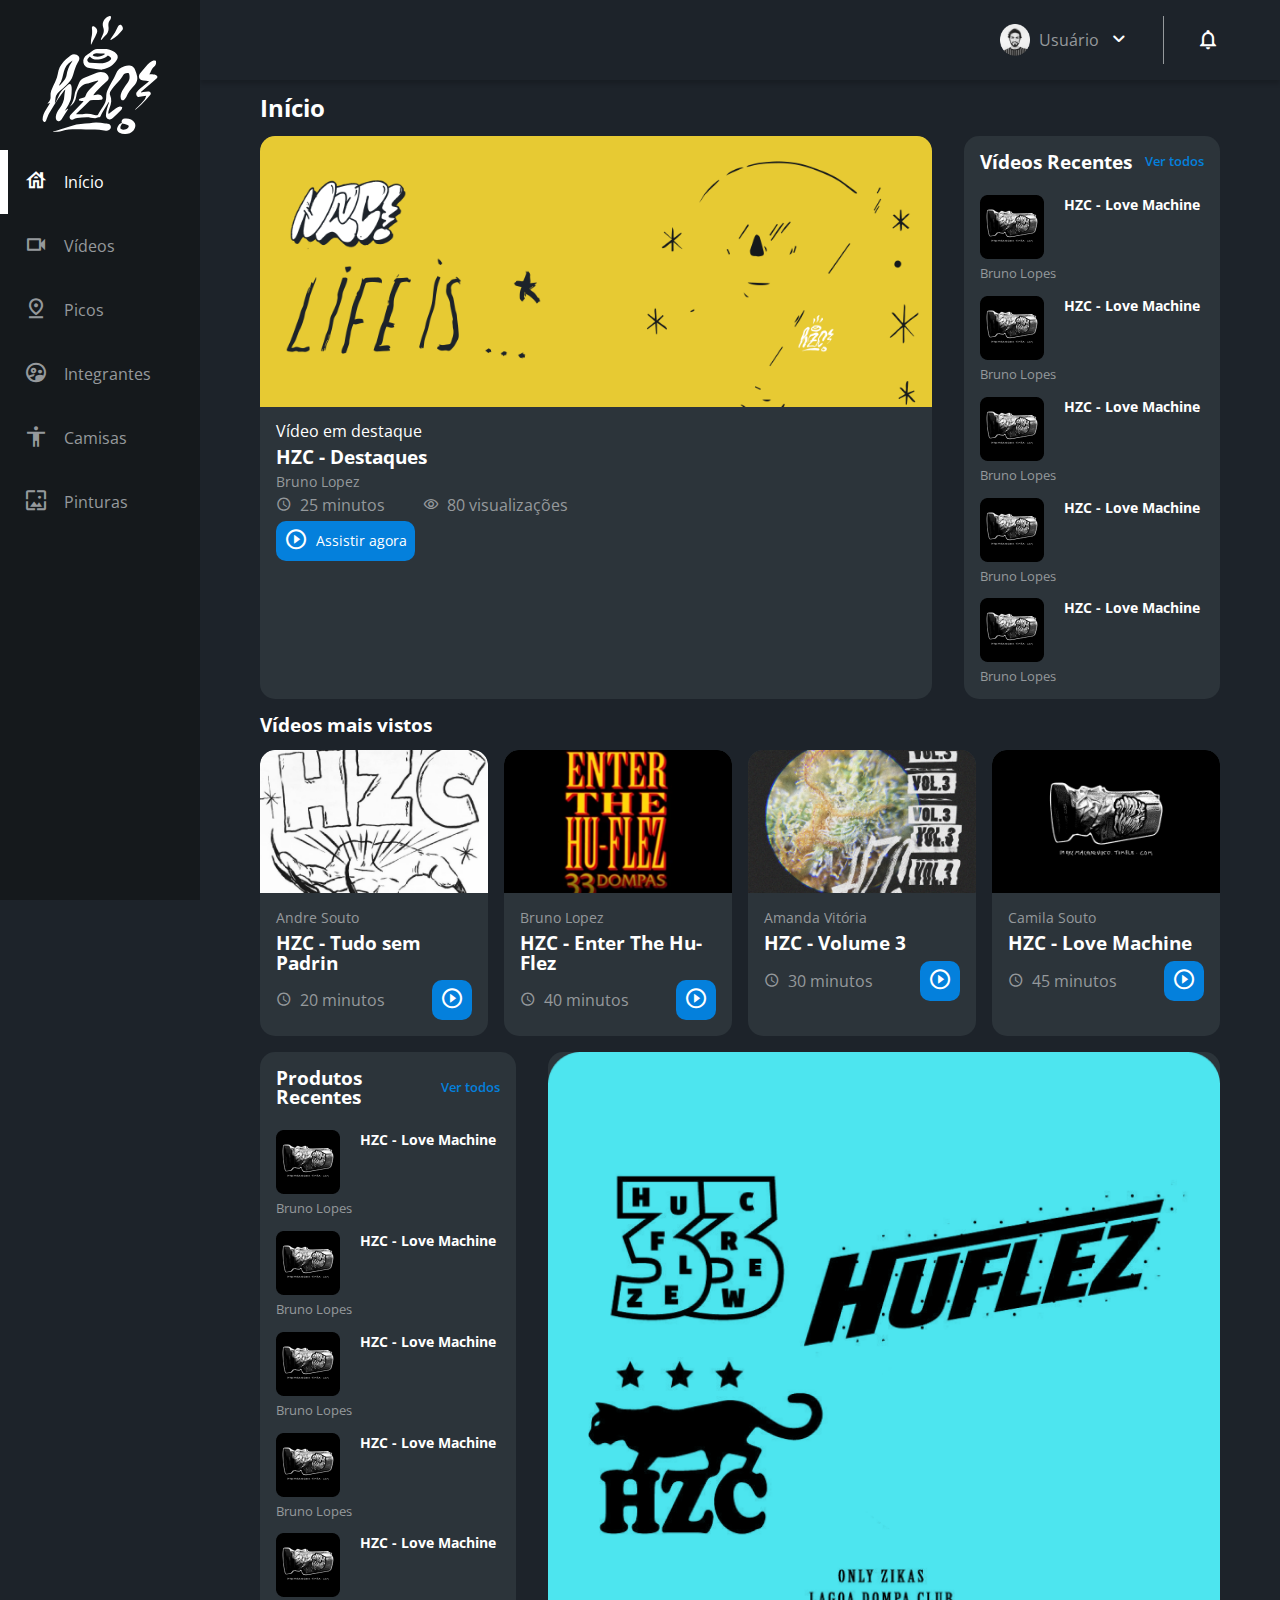
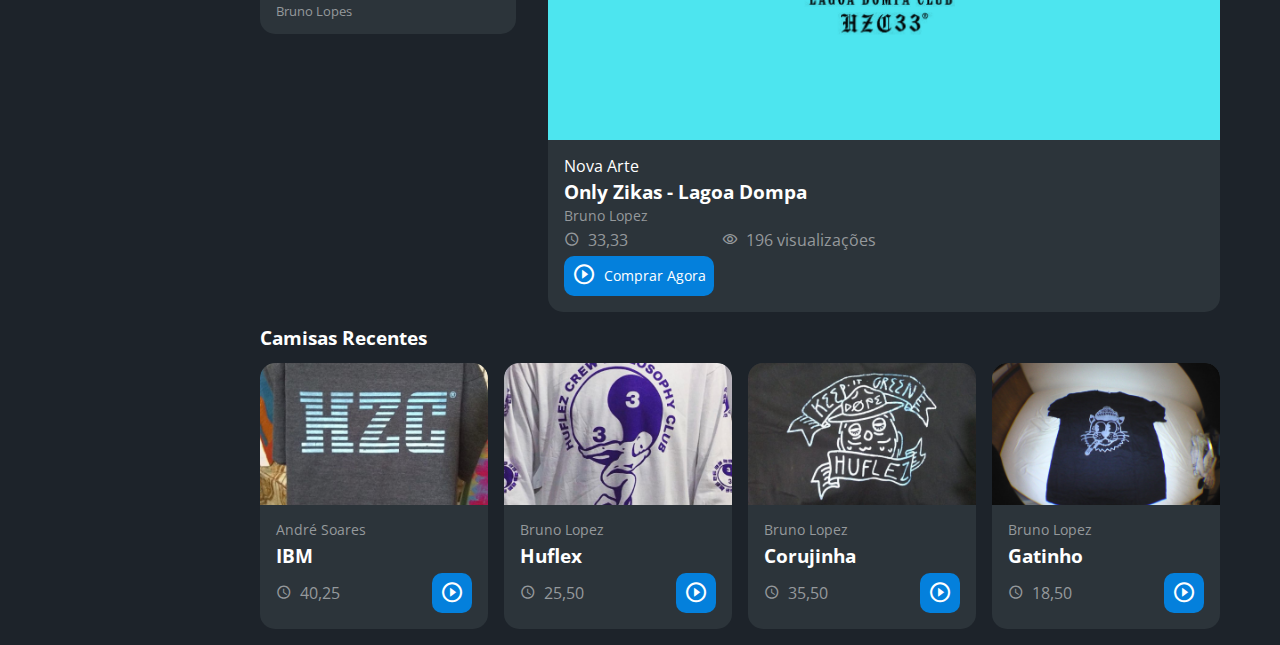
<file: index.html>
<!DOCTYPE html>
<html lang="pt-br">
<head>
    <meta charset="UTF-8">
    <meta http-equiv="X-UA-Compatible" content="IE=edge">
    <meta name="viewport" content="width=device-width, initial-scale=1.0">
    <title>Home</title>
    <link rel="preconnect" href="https://fonts.googleapis.com">
    <link rel="preconnect" href="https://fonts.gstatic.com" crossorigin>
    <link rel="stylesheet" href="https://fonts.googleapis.com/css2?family=Open+Sans:wght@400;600;700&display=swap">
    <link rel="stylesheet" href="assets/css/reset.css">
    <link rel="stylesheet" href="assets/css/style.css">
</head>
<body>
    <header class="cabecalho">
        <button class="cabecalho__menu" aria-label="Menu"><i></i></button>
        <img src="assets/img/logo.svg" alt="logotipo" class="cabecalho__logo">
        <p class="cabecalho__perfil">Usuário</p>
        <button class="cabecalho__notificacao" aria-label="Notificação"><i></i></button>
    </header>

    <nav class="menu-lateral">
        <img src="assets/img/logo.svg" alt="logotipo" class="menu-lateral__logo">
        <a href="index.html" class="menu-lateral__link inicio menu-lateral__link--ativo">Início</a>
        <a href="./frontend/videos.html" class="menu-lateral__link video">Vídeos</a>
        <a href="./frontend/picos.html" class="menu-lateral__link picos">Picos</a>
        <a href="./frontend/integrantes.html" class="menu-lateral__link integrantes">Integrantes</a>
        <a href="./frontend/camisas.html" class="menu-lateral__link camisas">Camisas</a>
        <a href="./frontend/pinturas.html" class="menu-lateral__link pinturas">Pinturas</a>
    </nav>

    <main class="principal">
        <h2 class="titulo-pagina">Início</h2>

        <article class="cartao cartao--destaque destaque-video">
            <img src="assets/img/banner-mobile_1.png" alt="banner cartao" class="cartao__imagem cartao__imagem--mobile">
            <img src="assets/img/banner_1.png" alt="banner cartao" class="cartao__imagem cartao__imagem--desktop">
            <div class="cartao__conteudo">
                <p class="cartao__destaque">Vídeo em destaque</p>
                <h3 class="cartao__titulo">HZC - Destaques</h3>
                <p class="cartao__perfil">Bruno Lopez</p>
                <p class="cartao__info cartao__info--tempo">25 minutos</p>
                <p class="cartao__info cartao__info--visualizacao">80 visualizações</p>
                <button class="cartao__botao cartao__botao--play cartao__botao--destaque">Assistir agora</button>
            </div>
        </article>

        <article class="cartao cartao--recentes videos-recentes">
            <h3 class="cartao__titulo">Vídeos Recentes</h3>
            <a href="./frontend/videos.html" class="cartao__link">Ver todos</a>
            <ul class="cartao__lista">
                <li class="cartao__item">
                    <img src="assets/img/miniatura_1.png" alt="videorecente" class="cartao__item-miniatura1">
                    <h4 class="cartao__item-titulo">HZC - Love Machine</h4>
                    <p class="cartao__item-perfil">Bruno Lopes</p>
                </li>

                <li class="cartao__item">
                    <img src="assets/img/miniatura_1.png" alt="videorecente" class="cartao__item-miniatura1">
                    <h4 class="cartao__item-titulo">HZC - Love Machine</h4>
                    <p class="cartao__item-perfil">Bruno Lopes</p>
                </li>

                <li class="cartao__item">
                    <img src="assets/img/miniatura_1.png" alt="videorecente" class="cartao__item-miniatura1">
                    <h4 class="cartao__item-titulo">HZC - Love Machine</h4>
                    <p class="cartao__item-perfil">Bruno Lopes</p>
                </li>

                <li class="cartao__item">
                    <img src="assets/img/miniatura_1.png" alt="videorecente" class="cartao__item-miniatura1">
                    <h4 class="cartao__item-titulo">HZC - Love Machine</h4>
                    <p class="cartao__item-perfil">Bruno Lopes</p>
                </li>

                <li class="cartao__item">
                    <img src="assets/img/miniatura_1.png" alt="videorecente" class="cartao__item-miniatura1">
                    <h4 class="cartao__item-titulo">HZC - Love Machine</h4>
                    <p class="cartao__item-perfil">Bruno Lopes</p>
                </li>                
            </ul>
        </article>

        <section class="secao secao-videos">
            <h3 class="titulo-secao">Vídeos mais vistos</h3>

            <article class="cartao">
                <img src="assets/img/video_1.png" alt="banner cartao" class="cartao__imagem">
                <div class="cartao__conteudo">
                    <p class="cartao__perfil">Andre Souto</p>
                    <h3 class="cartao__titulo">HZC - Tudo sem Padrin</h3>
                    <p class="cartao__info cartao__info--tempo">20 minutos</p>
                    <button class="cartao__botao cartao__botao--play" aria-label="Assistir agora"></button>
                </div>
            </article>

            <article class="cartao">
                <img src="assets/img/video_2.png" alt="banner cartao" class="cartao__imagem">
                <div class="cartao__conteudo">
                    <p class="cartao__perfil">Bruno Lopez</p>
                    <h3 class="cartao__titulo">HZC - Enter The Hu-Flez</h3>
                    <p class="cartao__info cartao__info--tempo">40 minutos</p>
                    <button class="cartao__botao cartao__botao--play" aria-label="Assistir agora"></button>
                </div>
            </article>

            <article class="cartao">
                <img src="assets/img/video_3.png" alt="banner cartao" class="cartao__imagem">
                <div class="cartao__conteudo">
                    <p class="cartao__perfil">Amanda Vitória</p>
                    <h3 class="cartao__titulo">HZC - Volume 3</h3>
                    <p class="cartao__info cartao__info--tempo">30 minutos</p>
                    <button class="cartao__botao cartao__botao--play" aria-label="Assistir agora"></button>
                </div>
            </article>

            <article class="cartao">
                <img src="assets/img/video_4.png" alt="banner cartao" class="cartao__imagem">
                <div class="cartao__conteudo">
                    <p class="cartao__perfil">Camila Souto</p>
                    <h3 class="cartao__titulo">HZC - Love Machine</h3>
                    <p class="cartao__info cartao__info--tempo">45 minutos</p>
                    <button class="cartao__botao cartao__botao--play" aria-label="Assistir agora"></button>
                </div>
            </article>
        </section>


        <article class="cartao cartao--recentes produtos-recentes">
            <h3 class="cartao__titulo">Produtos Recentes</h3>
            <a href="./frontend/camisas.html" class="cartao__link">Ver todos</a>
            <ul class="cartao__lista">
                <li class="cartao__item">
                    <img src="assets/img/miniatura_1.png" alt="videorecente" class="cartao__item-miniatura1">
                    <h4 class="cartao__item-titulo">HZC - Love Machine</h4>
                    <p class="cartao__item-perfil">Bruno Lopes</p>
                </li>

                <li class="cartao__item">
                    <img src="assets/img/miniatura_1.png" alt="videorecente" class="cartao__item-miniatura1">
                    <h4 class="cartao__item-titulo">HZC - Love Machine</h4>
                    <p class="cartao__item-perfil">Bruno Lopes</p>
                </li>

                <li class="cartao__item">
                    <img src="assets/img/miniatura_1.png" alt="videorecente" class="cartao__item-miniatura1">
                    <h4 class="cartao__item-titulo">HZC - Love Machine</h4>
                    <p class="cartao__item-perfil">Bruno Lopes</p>
                </li>

                <li class="cartao__item">
                    <img src="assets/img/miniatura_1.png" alt="videorecente" class="cartao__item-miniatura1">
                    <h4 class="cartao__item-titulo">HZC - Love Machine</h4>
                    <p class="cartao__item-perfil">Bruno Lopes</p>
                </li>
                
                <li class="cartao__item">
                    <img src="assets/img/miniatura_1.png" alt="videorecente" class="cartao__item-miniatura1">
                    <h4 class="cartao__item-titulo">HZC - Love Machine</h4>
                    <p class="cartao__item-perfil">Bruno Lopes</p>
                </li>                
            </ul>
        </article>

        <article class="cartao cartao--destaque destaque-produtos">
            <img src="../assets/img/banner-mobile_2.png" alt="banner cartao" class="cartao__imagem">
            <div class="cartao__conteudo">
                <p class="cartao__destaque">Nova Arte</p>
                <h3 class="cartao__titulo">Only Zikas - Lagoa Dompa</h3>
                <p class="cartao__perfil">Bruno Lopez</p>
                <p class="cartao__info cartao__info--tempo">33,33</p>
                <p class="cartao__info cartao__info--visualizacao">196 visualizações</p>
                <button class="cartao__botao cartao__botao--play cartao__botao--destaque">Comprar Agora</button>
            </div>
        </article>

        <section class="secao secao-produtos">
            <h3 class="titulo-secao">Camisas Recentes</h3>

            <article class="cartao">
                <img src="assets/img/produto_1.png" alt="banner cartao" class="cartao__imagem">
                <div class="cartao__conteudo">
                    <p class="cartao__perfil">André Soares</p>
                    <h3 class="cartao__titulo">IBM</h3>
                    <p class="cartao__info cartao__info--tempo">40,25</p>
                    <button class="cartao__botao cartao__botao--play" aria-label="comprar"></button>
                </div>
            </article>

            <article class="cartao">
                <img src="assets/img/produto_2.png" alt="banner cartao" class="cartao__imagem">
                <div class="cartao__conteudo">
                    <p class="cartao__perfil">Bruno Lopez</p>
                    <h3 class="cartao__titulo">Huflex</h3>
                    <p class="cartao__info cartao__info--tempo">25,50</p>
                    <button class="cartao__botao cartao__botao--play" aria-label="comprar"></button>
                </div>
            </article>

            <article class="cartao">
                <img src="assets/img/produto_3.png" alt="banner cartao" class="cartao__imagem">
                <div class="cartao__conteudo">
                    <p class="cartao__perfil">Bruno Lopez</p>
                    <h3 class="cartao__titulo">Corujinha</h3>
                    <p class="cartao__info cartao__info--tempo">35,50</p>
                    <button class="cartao__botao cartao__botao--play" aria-label="comprar"></button>
                </div>
            </article>

            <article class="cartao">
                <img src="assets/img/produto_4.png" alt="banner cartao" class="cartao__imagem">
                <div class="cartao__conteudo">
                    <p class="cartao__perfil">Bruno Lopez</p>
                    <h3 class="cartao__titulo">Gatinho</h3>
                    <p class="cartao__info cartao__info--tempo">18,50</p>
                    <button class="cartao__botao cartao__botao--play" aria-label="comprar"></button>
                </div>
            </article>
        </section>

    </main>

    <script src="index.js"></script>
</body>
</html>
</file>
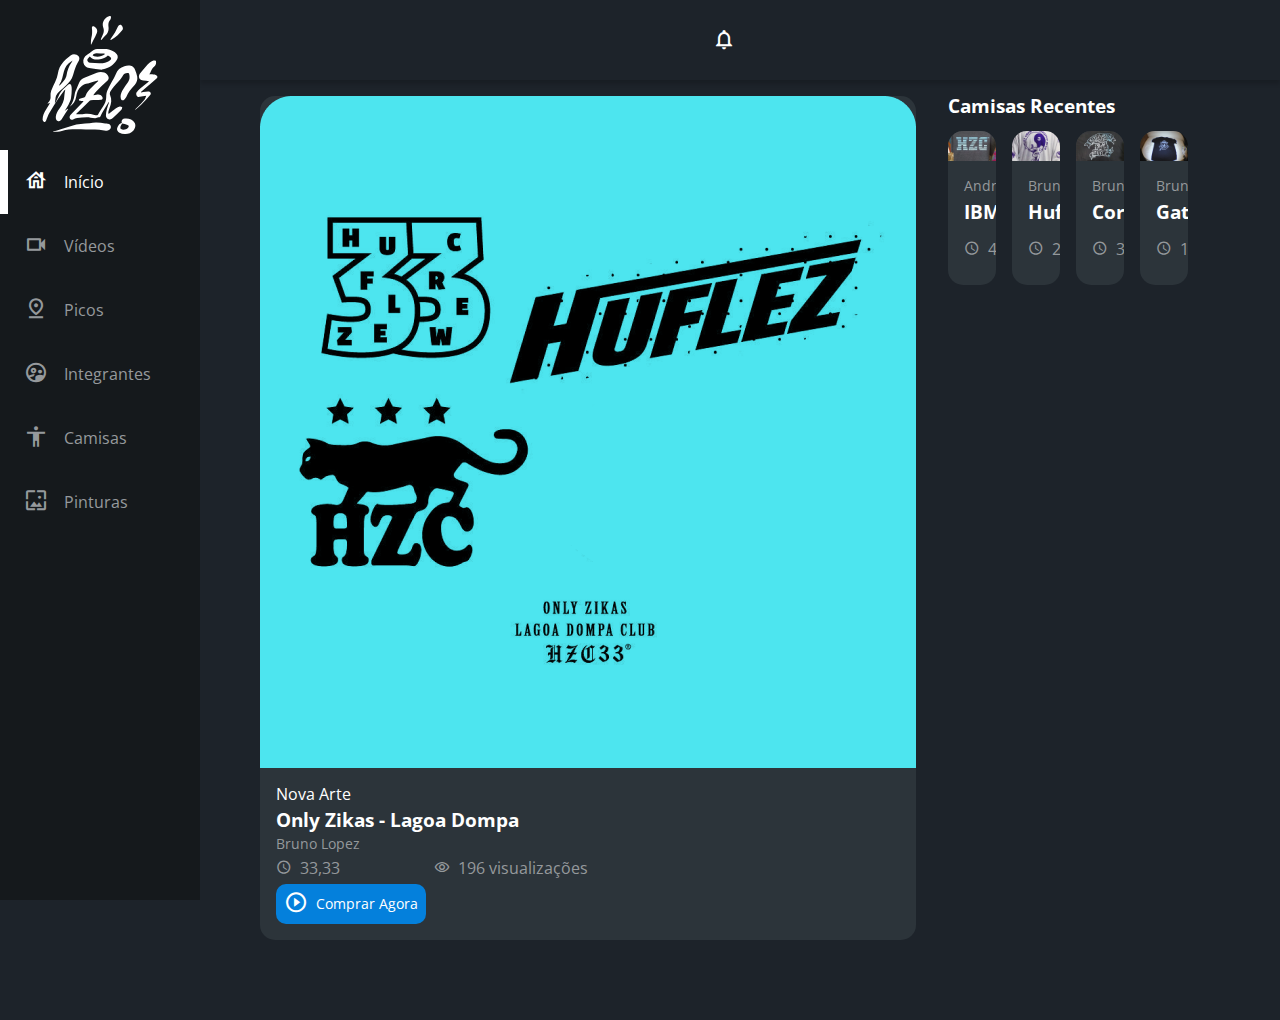
<file: frontend/camisas.html>
<!DOCTYPE html>
<html lang="pt-br">
<head>
    <meta charset="UTF-8">
    <meta http-equiv="X-UA-Compatible" content="IE=edge">
    <meta name="viewport" content="width=device-width, initial-scale=1.0">
    <title>Camisas</title>
    <link rel="preconnect" href="https://fonts.googleapis.com">
    <link rel="preconnect" href="https://fonts.gstatic.com" crossorigin>
    <link rel="stylesheet" href="https://fonts.googleapis.com/css2?family=Open+Sans:wght@400;600;700&display=swap">
    <link rel="stylesheet" href="../assets/css/reset.css">
    <link rel="stylesheet" href="../assets/css/style.css">
</head>
<body>
    <header class="cabecalho">
        <button class="cabecalho__menu" aria-label="Menu"><i></i></button>
        <img src="../assets/img/logo.svg" alt="logotipo" class="cabecalho__logo">
        <button class="cabecalho__notificacao" aria-label="Notificação"><i></i></button>
    </header>

    <nav class="menu-lateral">
        <img src="../assets/img/logo.svg" alt="logotipo" class="menu-lateral__logo">
        <a href="../index.html" class="menu-lateral__link inicio menu-lateral__link--ativo">Início</a>
        <a href="./videos.html" class="menu-lateral__link video">Vídeos</a>
        <a href="./picos.html" class="menu-lateral__link picos">Picos</a>
        <a href="./integrantes.html" class="menu-lateral__link integrantes">Integrantes</a>
        <a href="./camisas.html" class="menu-lateral__link camisas">Camisas</a>
        <a href="./pinturas.html" class="menu-lateral__link pinturas">Pinturas</a>
    </nav>

    <main class="principal">

        <article class="cartao cartao--destaque">
            <img src="../assets/img/banner-mobile_2.png" alt="banner cartao" class="cartao__imagem">
            <div class="cartao__conteudo">
                <p class="cartao__destaque">Nova Arte</p>
                <h3 class="cartao__titulo">Only Zikas - Lagoa Dompa</h3>
                <p class="cartao__perfil">Bruno Lopez</p>
                <p class="cartao__info cartao__info--tempo">33,33</p>
                <p class="cartao__info cartao__info--visualizacao">196 visualizações</p>
                <button class="cartao__botao cartao__botao--play cartao__botao--destaque">Comprar Agora</button>
            </div>
        </article>

        <article>
            <sectin class="secao">
                <h3 class="titulo-secao">Camisas Recentes</h3>
                <article class="cartao">
                    <img src="../assets/img/produto_1.png" alt="banner cartao" class="cartao__imagem">
                    <div class="cartao__conteudo">
                        <p class="cartao__perfil">André Soares</p>
                        <h3 class="cartao__titulo">IBM</h3>
                        <p class="cartao__info cartao__info--tempo">40,25</p>
                        <button class="cartao__botao cartao__botao--play" aria-label="comprar"></button>
                    </div>
                </article>

                <article class="cartao">
                    <img src="../assets/img/produto_2.png" alt="banner cartao" class="cartao__imagem">
                    <div class="cartao__conteudo">
                        <p class="cartao__perfil">Bruno Lopez</p>
                        <h3 class="cartao__titulo">Huflex</h3>
                        <p class="cartao__info cartao__info--tempo">25,50</p>
                        <button class="cartao__botao cartao__botao--play" aria-label="comprar"></button>
                    </div>
                </article>

                <article class="cartao">
                    <img src="../assets/img/produto_3.png" alt="banner cartao" class="cartao__imagem">
                    <div class="cartao__conteudo">
                        <p class="cartao__perfil">Bruno Lopez</p>
                        <h3 class="cartao__titulo">Corujinha</h3>
                        <p class="cartao__info cartao__info--tempo">35,50</p>
                        <button class="cartao__botao cartao__botao--play" aria-label="comprar"></button>
                    </div>
                </article>

                <article class="cartao">
                    <img src="../assets/img/produto_4.png" alt="banner cartao" class="cartao__imagem">
                    <div class="cartao__conteudo">
                        <p class="cartao__perfil">Bruno Lopez</p>
                        <h3 class="cartao__titulo">Gatinho</h3>
                        <p class="cartao__info cartao__info--tempo">18,50</p>
                        <button class="cartao__botao cartao__botao--play" aria-label="comprar"></button>
                    </div>
                </article>
            </sectin>
        </article>
    </main>

    <script src="../index.js"></script>
</body>
</html>
</file>
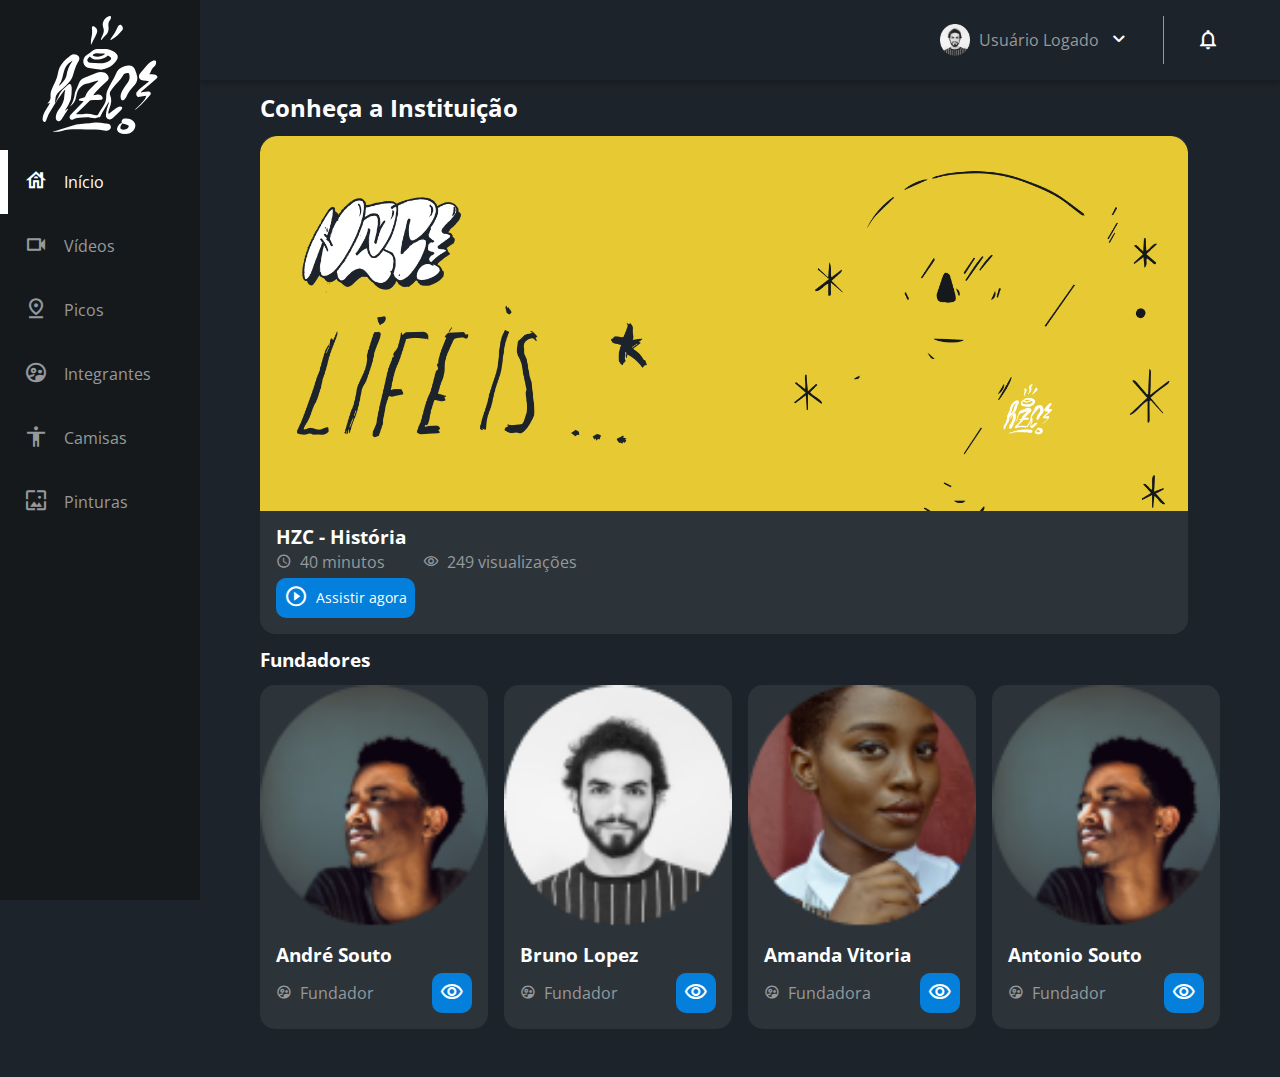
<file: frontend/integrantes.html>
<!DOCTYPE html>
<html lang="pt-br">
<head>
    <meta charset="UTF-8">
    <meta http-equiv="X-UA-Compatible" content="IE=edge">
    <meta name="viewport" content="width=device-width, initial-scale=1.0">
    <title>Integrantes</title>
    <link rel="preconnect" href="https://fonts.googleapis.com">
    <link rel="preconnect" href="https://fonts.gstatic.com" crossorigin>
    <link rel="stylesheet" href="https://fonts.googleapis.com/css2?family=Open+Sans:wght@400;600;700&display=swap">
    <link rel="stylesheet" href="../assets/css/reset.css">
    <link rel="stylesheet" href="../assets/css/style.css">
</head>
<body>
    <header class="cabecalho">
        <button class="cabecalho__menu" aria-label="Menu"><i></i></button>
        <img src="../assets/img/logo.svg" alt="logotipo" class="cabecalho__logo">
        <p class="cabecalho__perfil">Usuário Logado</p>
        <button class="cabecalho__notificacao" aria-label="Notificação"><i></i></button>
    </header>

    <nav class="menu-lateral">
        <img src="../assets/img/logo.svg" alt="logotipo" class="menu-lateral__logo">
        <a href="../index.html" class="menu-lateral__link inicio menu-lateral__link--ativo">Início</a>
        <a href="../frontend/videos.html" class="menu-lateral__link video">Vídeos</a>
        <a href="../frontend/picos.html" class="menu-lateral__link picos">Picos</a>
        <a href="../frontend/integrantes.html" class="menu-lateral__link integrantes">Integrantes</a>
        <a href="../frontend/camisas.html" class="menu-lateral__link camisas">Camisas</a>
        <a href="../frontend/pinturas.html" class="menu-lateral__link pinturas">Pinturas</a>
    </nav>

    <main class="principal">
        <h2 class="titulo-pagina">Conheça a Instituição</h2>

        <article class="cartao cartao--destaque destaque-video">
            <img src="../assets/img/banner-mobile_1.png" alt="banner cartao" class="cartao__imagem cartao__imagem--mobile">
            <img src="../assets/img/banner_1.png" alt="banner cartao" class="cartao__imagem cartao__imagem--desktop">
            <div class="cartao__conteudo">
                <h3 class="cartao__titulo">HZC - História</h3>                
                <p class="cartao__info cartao__info--tempo">40 minutos</p>
                <p class="cartao__info cartao__info--visualizacao">249 visualizações</p>
                <button class="cartao__botao cartao__botao--play cartao__botao--destaque">Assistir agora</button>
            </div>
        </article>

        <section class="secao secao-videos">
            <h3 class="titulo-secao">Fundadores</h3>

            <article class="cartao">
                <img src="../assets/img/profile_1.png" alt="banner cartao" class="cartao__imagem cartao__imagem--integrante">
                <div class="cartao__conteudo">                    
                    <h3 class="cartao__titulo">André Souto</h3>
                    <p class="cartao__info cartao__info--integrante">Fundador</p>
                    <button class="cartao__botao cartao__botao--visualizacao" aria-label="Assistir agora"></button>
                </div>
            </article>

            <article class="cartao">
                <img src="../assets/img/profile_2.png" alt="banner cartao" class="cartao__imagem cartao__imagem--integrante">
                <div class="cartao__conteudo">                    
                    <h3 class="cartao__titulo">Bruno Lopez</h3>
                    <p class="cartao__info cartao__info--integrante">Fundador</p>
                    <button class="cartao__botao cartao__botao--visualizacao" aria-label="Assistir agora"></button>
                </div>
            </article>

            <article class="cartao">
                <img src="../assets/img/profile_3.png" alt="banner cartao" class="cartao__imagem cartao__imagem--integrante">
                <div class="cartao__conteudo">
                    <h3 class="cartao__titulo">Amanda Vitoria</h3>
                    <p class="cartao__info cartao__info--integrante">Fundadora</p>
                    <button class="cartao__botao cartao__botao--visualizacao" aria-label="Assistir agora"></button>
                </div>
            </article>

            <article class="cartao">
                <img src="../assets/img/profile_1.png" alt="banner cartao" class="cartao__imagem cartao__imagem--integrante">
                <div class="cartao__conteudo">                    
                    <h3 class="cartao__titulo">Antonio Souto</h3>
                    <p class="cartao__info cartao__info--integrante">Fundador</p>
                    <button class="cartao__botao cartao__botao--visualizacao" aria-label="Assistir agora"></button>
                </div>
            </article>
        </section>
    </main>

    <script src="../index.js"></script>
</body>
</html>
</file>
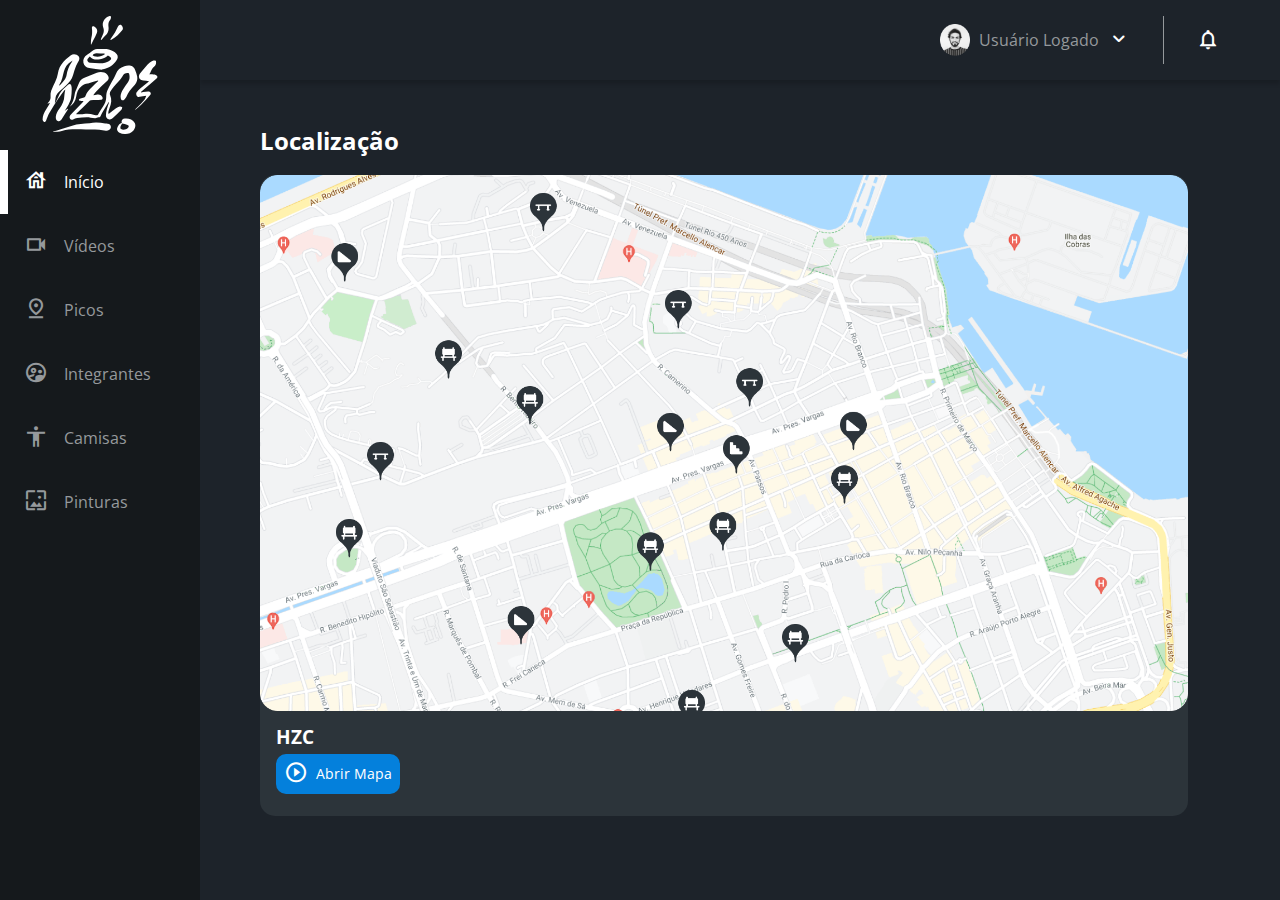
<file: frontend/picos.html>
<!DOCTYPE html>
<html lang="pt-br">
<head>
    <meta charset="UTF-8">
    <meta http-equiv="X-UA-Compatible" content="IE=edge">
    <meta name="viewport" content="width=device-width, initial-scale=1.0">
    <title>Picos</title>
    <link rel="preconnect" href="https://fonts.googleapis.com">
    <link rel="preconnect" href="https://fonts.gstatic.com" crossorigin>
    <link rel="stylesheet" href="https://fonts.googleapis.com/css2?family=Open+Sans:wght@400;600;700&display=swap">
    <link rel="stylesheet" href="../assets/css/reset.css">
    <link rel="stylesheet" href="../assets/css/style.css">
</head>
<body>
    <header class="cabecalho">
        <button class="cabecalho__menu" aria-label="Menu"><i></i></button>
        <img src="../assets/img/logo.svg" alt="logotipo" class="cabecalho__logo">
        <p class="cabecalho__perfil">Usuário Logado</p>
        <button class="cabecalho__notificacao" aria-label="Notificação"><i></i></button>
    </header>

    <nav class="menu-lateral">
        <img src="../assets/img/logo.svg" alt="logotipo" class="menu-lateral__logo">
        <a href="../index.html" class="menu-lateral__link inicio menu-lateral__link--ativo">Início</a>
        <a href="../frontend/videos.html" class="menu-lateral__link video">Vídeos</a>
        <a href="../frontend/picos.html" class="menu-lateral__link picos">Picos</a>
        <a href="../frontend/integrantes.html" class="menu-lateral__link integrantes">Integrantes</a>
        <a href="../frontend/camisas.html" class="menu-lateral__link camisas">Camisas</a>
        <a href="../frontend/pinturas.html" class="menu-lateral__link pinturas">Pinturas</a>
    </nav>

    <main class="principal">
        <h2 class="titulo-pagina">Localização</h2>

        <article class="cartao cartao--destaque destaque-video">
            <img src="../assets/img/mapa-picos.png" alt="banner cartao" class="cartao__imagem cartao__imagem--mobile">
            <img src="../assets/img/mapa-picos.png" alt="banner cartao" class="cartao__imagem cartao__imagem--desktop">
            <div class="cartao__conteudo">               
                <h3 class="cartao__titulo">HZC</h3>   
                       

                <button class="cartao__botao cartao__botao--play cartao__botao--destaque">Abrir Mapa</button>
            </div>
        </article>


    </main>

    <script src="../index.js"></script>
</body>
</html>
</file>
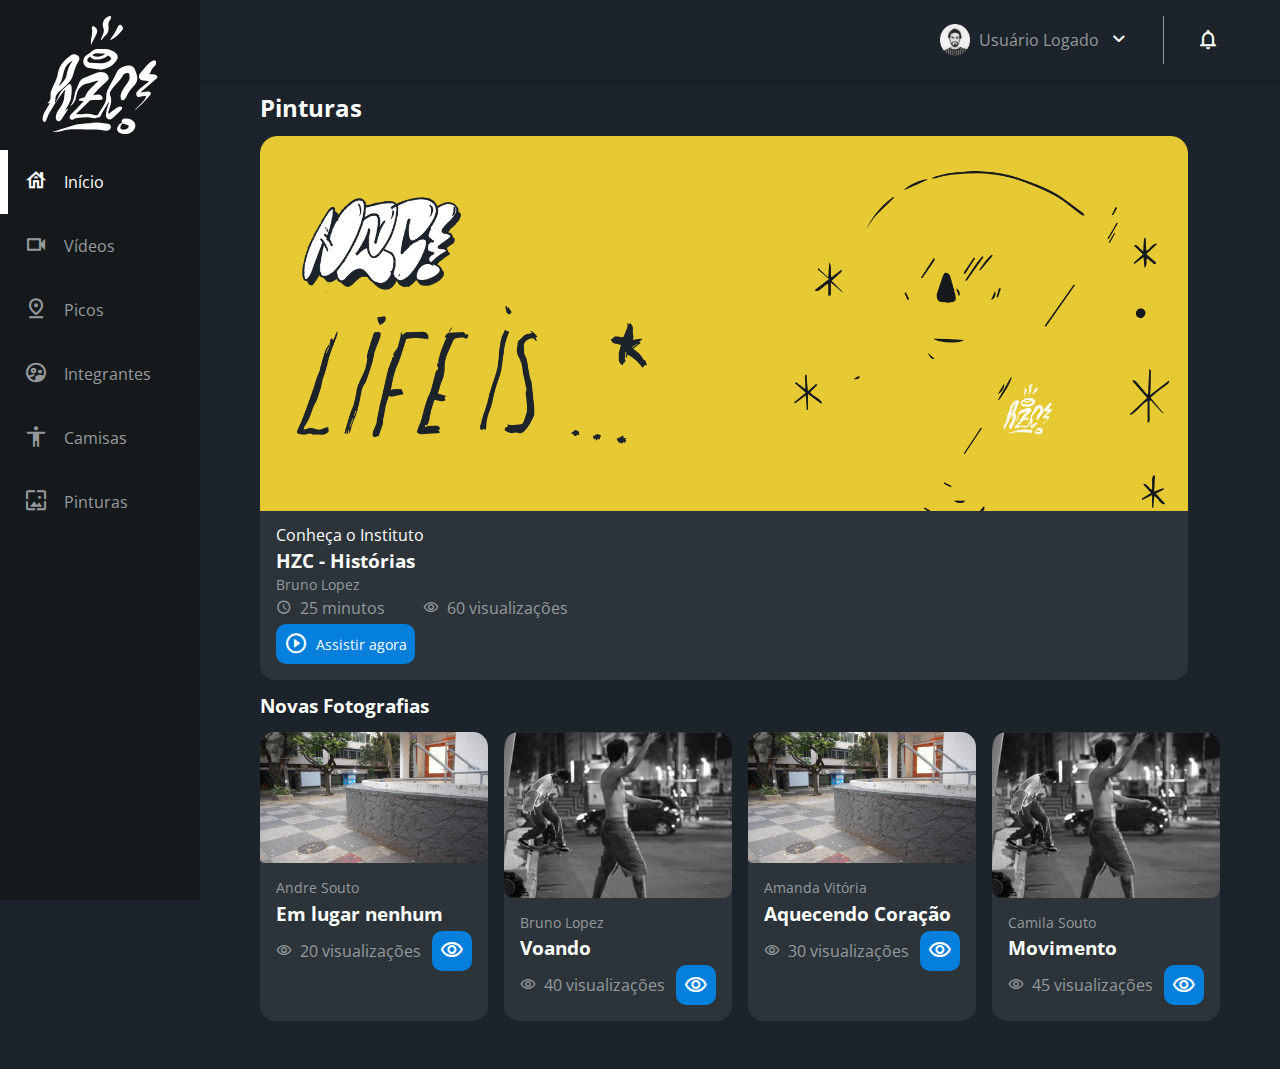
<file: frontend/pinturas.html>
<!DOCTYPE html>
<html lang="pt-br">
<head>
    <meta charset="UTF-8">
    <meta http-equiv="X-UA-Compatible" content="IE=edge">
    <meta name="viewport" content="width=device-width, initial-scale=1.0">
    <title>Pinturas</title>
    <link rel="preconnect" href="https://fonts.googleapis.com">
    <link rel="preconnect" href="https://fonts.gstatic.com" crossorigin>
    <link rel="stylesheet" href="https://fonts.googleapis.com/css2?family=Open+Sans:wght@400;600;700&display=swap">
    <link rel="stylesheet" href="../assets/css/reset.css">
    <link rel="stylesheet" href="../assets/css/style.css">
</head>
<body>
    <header class="cabecalho">
        <button class="cabecalho__menu" aria-label="Menu"><i></i></button>
        <img src="../assets/img/logo.svg" alt="logotipo" class="cabecalho__logo">
        <p class="cabecalho__perfil">Usuário Logado</p>
        <button class="cabecalho__notificacao" aria-label="Notificação"><i></i></button>
    </header>

    <nav class="menu-lateral">
        <img src="../assets/img/logo.svg" alt="logotipo" class="menu-lateral__logo">
        <a href="../index.html" class="menu-lateral__link inicio menu-lateral__link--ativo">Início</a>
        <a href="../frontend/videos.html" class="menu-lateral__link video">Vídeos</a>
        <a href="../frontend/picos.html" class="menu-lateral__link picos">Picos</a>
        <a href="../frontend/integrantes.html" class="menu-lateral__link integrantes">Integrantes</a>
        <a href="../frontend/camisas.html" class="menu-lateral__link camisas">Camisas</a>
        <a href="../frontend/pinturas.html" class="menu-lateral__link pinturas">Pinturas</a>
    </nav>

    <main class="principal">
        <h2 class="titulo-pagina">Pinturas</h2>

        <article class="cartao cartao--destaque destaque-video">
            <img src="../assets/img/banner-mobile_1.png" alt="banner cartao" class="cartao__imagem cartao__imagem--mobile">
            <img src="../assets/img/banner_1.png" alt="banner cartao" class="cartao__imagem cartao__imagem--desktop">
            <div class="cartao__conteudo">
                <p class="cartao__destaque">Conheça o Instituto</p>
                <h3 class="cartao__titulo">HZC - Histórias</h3>
                <p class="cartao__perfil">Bruno Lopez</p>
                <p class="cartao__info cartao__info--tempo">25 minutos</p>
                <p class="cartao__info cartao__info--visualizacao">60 visualizações</p>
                <button class="cartao__botao cartao__botao--play cartao__botao--destaque">Assistir agora</button>
            </div>
        </article>

        <section class="secao secao-videos">
            <h3 class="titulo-secao">Novas Fotografias</h3>

            <article class="cartao">
                <img src="../assets/img/artigo_1.png" alt="banner cartao" class="cartao__imagem">
                <div class="cartao__conteudo">
                    <p class="cartao__perfil">Andre Souto</p>
                    <h3 class="cartao__titulo">Em lugar nenhum</h3>
                    <p class="cartao__info cartao__info--visualizacao">20 visualizações</p>
                    <button class="cartao__botao cartao__botao--visualizacao" aria-label="Assistir agora"></button>
                </div>
            </article>

            <article class="cartao">
                <img src="../assets/img/artigo_4.png" alt="banner cartao" class="cartao__imagem">
                <div class="cartao__conteudo">
                    <p class="cartao__perfil">Bruno Lopez</p>
                    <h3 class="cartao__titulo">Voando</h3>
                    <p class="cartao__info cartao__info--visualizacao">40 visualizações</p>
                    <button class="cartao__botao cartao__botao--visualizacao" aria-label="Assistir agora"></button>
                </div>
            </article>

            <article class="cartao">
                <img src="../assets/img/artigo_1.png" alt="banner cartao" class="cartao__imagem">
                <div class="cartao__conteudo">
                    <p class="cartao__perfil">Amanda Vitória</p>
                    <h3 class="cartao__titulo">Aquecendo Coração</h3>
                    <p class="cartao__info cartao__info--visualizacao">30 visualizações</p>
                    <button class="cartao__botao cartao__botao--visualizacao" aria-label="Assistir agora"></button>
                </div>
            </article>

            <article class="cartao">
                <img src="../assets/img/artigo_4.png" alt="banner cartao" class="cartao__imagem">
                <div class="cartao__conteudo">
                    <p class="cartao__perfil">Camila Souto</p>
                    <h3 class="cartao__titulo">Movimento</h3>
                    <p class="cartao__info cartao__info--visualizacao">45 visualizações</p>
                    <button class="cartao__botao cartao__botao--visualizacao" aria-label="Assistir agora"></button>
                </div>
            </article>
        </section>
    </main>

    <script src="../index.js"></script>
</body>
</html>
</file>
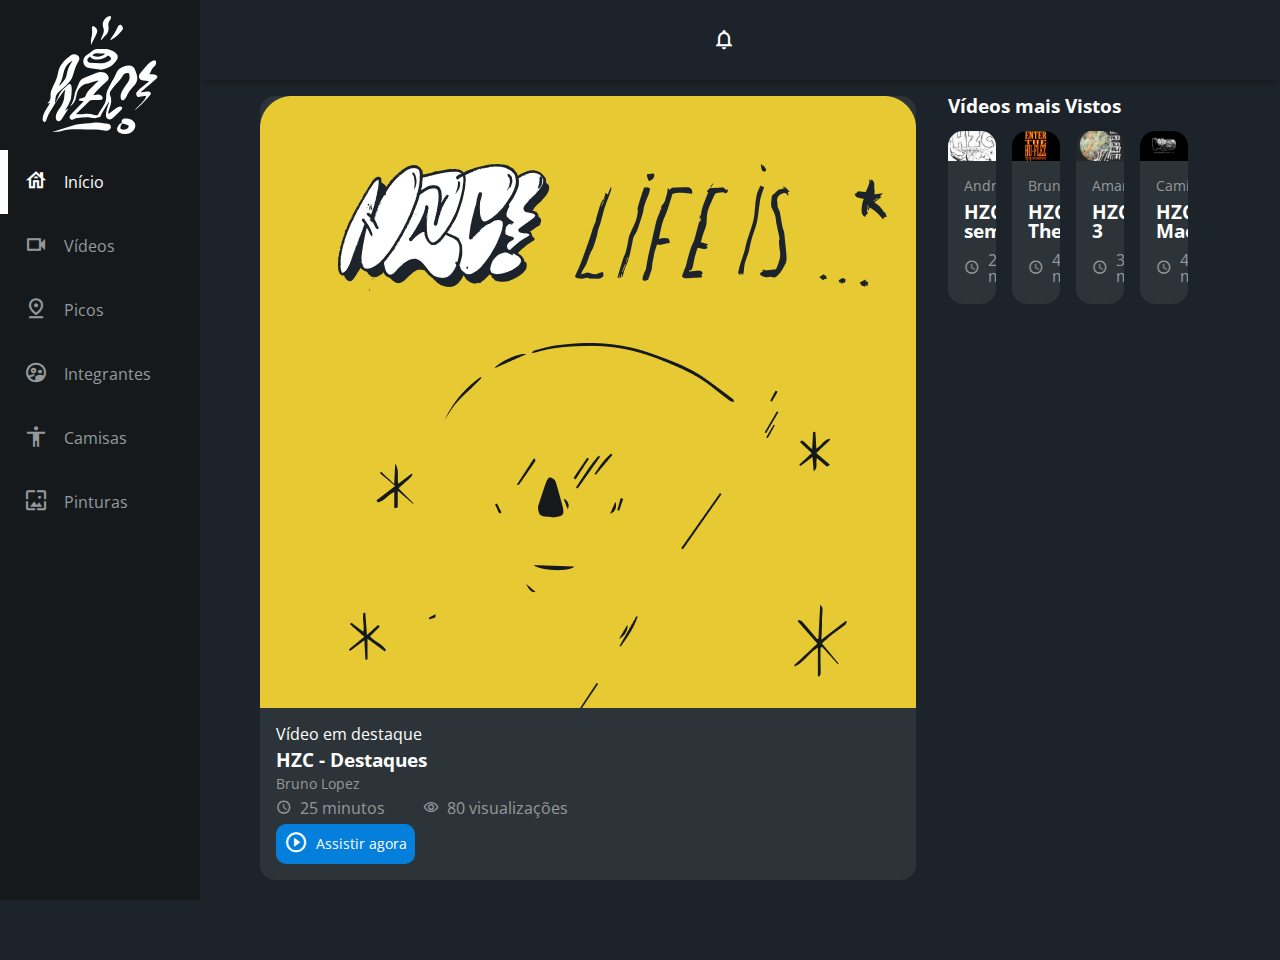
<file: frontend/videos.html>
<!DOCTYPE html>
<html lang="pt-br">
<head>
    <meta charset="UTF-8">
    <meta http-equiv="X-UA-Compatible" content="IE=edge">
    <meta name="viewport" content="width=device-width, initial-scale=1.0">
    <title>Vídeos</title>
    <link rel="preconnect" href="https://fonts.googleapis.com">
    <link rel="preconnect" href="https://fonts.gstatic.com" crossorigin>
    <link rel="stylesheet" href="https://fonts.googleapis.com/css2?family=Open+Sans:wght@400;600;700&display=swap">
    <link rel="stylesheet" href="../assets/css/reset.css">
    <link rel="stylesheet" href="../assets/css/style.css">
</head>
<body>
    <header class="cabecalho">
        <button class="cabecalho__menu" aria-label="Menu"><i></i></button>
        <img src="../assets/img/logo.svg" alt="logotipo" class="cabecalho__logo">
        <button class="cabecalho__notificacao" aria-label="Notificação"><i></i></button>
    </header>

    <nav class="menu-lateral">
        <img src="../assets/img/logo.svg" alt="logotipo" class="menu-lateral__logo">
        <a href="../index.html" class="menu-lateral__link inicio menu-lateral__link--ativo">Início</a>
        <a href="./videos.html" class="menu-lateral__link video">Vídeos</a>
        <a href="./picos.html" class="menu-lateral__link picos">Picos</a>
        <a href="./integrantes.html" class="menu-lateral__link integrantes">Integrantes</a>
        <a href="./camisas.html" class="menu-lateral__link camisas">Camisas</a>
        <a href="./pinturas.html" class="menu-lateral__link pinturas">Pinturas</a>
    </nav>

    <main class="principal">

        <article class="cartao cartao--destaque">
            <img src="../assets/img/banner-mobile_1.png" alt="banner cartao" class="cartao__imagem">
            <div class="cartao__conteudo">
                <p class="cartao__destaque">Vídeo em destaque</p>
                <h3 class="cartao__titulo">HZC - Destaques</h3>
                <p class="cartao__perfil">Bruno Lopez</p>
                <p class="cartao__info cartao__info--tempo">25 minutos</p>
                <p class="cartao__info cartao__info--visualizacao">80 visualizações</p>
                <button class="cartao__botao cartao__botao--play cartao__botao--destaque">Assistir agora</button>
            </div>
        </article>

        <article>
            <sectin class="secao">
                <h3 class="titulo-secao">Vídeos mais Vistos</h3>
                <article class="cartao">
                    <img src="../assets/img/video_1.png" alt="banner cartao" class="cartao__imagem">
                    <div class="cartao__conteudo">
                        <p class="cartao__perfil">Andre Souto</p>
                        <h3 class="cartao__titulo">HZC - Tudo sem Padrin</h3>
                        <p class="cartao__info cartao__info--tempo">20 minutos</p>
                        <button class="cartao__botao cartao__botao--play" aria-label="Assistir agora"></button>
                    </div>
                </article>

                <article class="cartao">
                    <img src="../assets/img/video_2.png" alt="banner cartao" class="cartao__imagem">
                    <div class="cartao__conteudo">
                        <p class="cartao__perfil">Bruno Lopez</p>
                        <h3 class="cartao__titulo">HZC - Enter The Hu-Flez</h3>
                        <p class="cartao__info cartao__info--tempo">40 minutos</p>
                        <button class="cartao__botao cartao__botao--play" aria-label="Assistir agora"></button>
                    </div>
                </article>

                <article class="cartao">
                    <img src="../assets/img/video_3.png" alt="banner cartao" class="cartao__imagem">
                    <div class="cartao__conteudo">
                        <p class="cartao__perfil">Amanda Vitória</p>
                        <h3 class="cartao__titulo">HZC - Volume 3</h3>
                        <p class="cartao__info cartao__info--tempo">30 minutos</p>
                        <button class="cartao__botao cartao__botao--play" aria-label="Assistir agora"></button>
                    </div>
                </article>

                <article class="cartao">
                    <img src="../assets/img/video_4.png" alt="banner cartao" class="cartao__imagem">
                    <div class="cartao__conteudo">
                        <p class="cartao__perfil">Camila Souto</p>
                        <h3 class="cartao__titulo">HZC - Love Machine</h3>
                        <p class="cartao__info cartao__info--tempo">45 minutos</p>
                        <button class="cartao__botao cartao__botao--play" aria-label="Assistir agora"></button>
                    </div>
                </article>
            </sectin>
        </article>
    </main>

    <script src="../index.js"></script>
</body>
</html>
</file>
<file: assets/css/style.css>
@font-face {
    font-family: 'icones';
    src: url(../font/icones.ttf);
}

body {
    background-color: #1D232A;
    font-family: 'Open Sans', 'icones', sans-serif;
    color: #FFFFFF;
}

@media screen and (min-width: 992px) {
    body {
        display: grid;
        grid-template-columns: auto 1fr;
    }
}

.cabecalho {
    display: flex;
    justify-content: space-between;
    align-items: center;
    background-color: #15191C;
    padding: 8px 16px;
    box-shadow: 0px 4px 4px rgba(0, 0, 0, 0.16);
}

.cabecalho__menu i::before {
    content: "\e904";
    font-size: 24px;
}

.cabecalho__notificacao i::before {
    content: "\e906";
    font-size: 24px;
}

.cabecalho__logo {
    width: 40px;
}

.cabecalho__perfil {
    display: none;
}

@media screen and (min-width: 992px) {
    .cabecalho {
        background-color: #1D232A;
        display: grid;
        column-gap: 32px;
        grid-template-columns: 1fr auto;
        padding: 16px 60px;
        height: 80px;
        box-sizing: border-box;
        grid-column: 2;
    }

    .cabecalho__menu {
        display: none;
    }

    .cabecalho__logo {
        display: none;
    }

    .cabecalho__perfil {
        display: grid;
        grid-template-columns: repeat(3, auto);
        column-gap: 8px;
        align-items: center;
        justify-self: flex-end;
        color: #95999C;
        padding: 8px 32px;
        border-right: 1px solid #95999C;
    }

    .cabecalho__perfil::before {
        content: "";
        display: block;
        width: 32px;
        height: 32px;
        background-image: url(../img/profile_2.png);
        background-size: contain;
        background-repeat: no-repeat;
        background-position: center;
    }

    .cabecalho__perfil::after {
        content: "\e90d";
        color: #FFFFFF;
        font-size: 1.5rem;
    }
}

.menu-lateral {
    display: flex;
    flex-direction: column;
    background-color: #15191C;
    width: 75vw;
    height: 100vh;

    position: absolute;
    left: -100vw;
    transition: .25s;
}

.menu-lateral--ativo {
    left: 0;
    transition: .25s;
}

.menu-lateral__logo {
    width: 118px;
    align-self: center;
    padding: 16px;
}

.menu-lateral__link {
    height: 64px;
    color: #95999C;
    padding-left: 64px;
    display: flex;
    align-items: center;
}

.menu-lateral__link--ativo {
    color: #FFFFFF;
    padding-left: 56px;
    border-left: 8px solid #FFFFFF;
}

.menu-lateral__link::before {
    content: "\e900";
    width: 24px;
    height: 24px;
    font-size: 24px;
    position: absolute;
    left: 24px; 
}

.inicio::before {
    content: "\e902";
}

.video::before {
    content: "\e90e";
}

.picos::before {
    content: "\e909";
}

.integrantes::before {
    content: "\e903";
}

.camisas::before {
    content: "\e900";
}

.pinturas::before {
    content: "\e90a";
}

@media screen and (min-width: 992px) {
    .menu-lateral {
        position: static;
        width: 200px;
        grid-column: 1;
        grid-row: 1 / span 2;
    }
}

.principal {
    padding: 24px 16px;
    display: grid;
    gap: 16px;
}

.titulo-pagina {
    font-size: 1.5rem;
    font-weight: 700;
}

.titulo-secao {
    font-size: 1.2rem;
    font-weight: 700;
}

@media screen and (min-width: 992px) {
    .principal {
        display: grid;
        grid-template-columns: auto 1fr auto;
        grid-template-areas: 
            "titulo-pagina titulo-pagina titulo-pagina"
            "destaque-video destaque-video videos-recentes"
            "secao-videos secao-videos secao-videos"
            "produtos-recentes destaque-produtos destaque-produtos"
            "secao-produtos secao-produtos secao-produtos"
        ;
        column-gap: 32px;
        padding: 16px 60px;
        grid-column: 2;
    }

    .titulo-secao {
        grid-column: span 4;
    }
}

.cartao {
    width: 100%;
    border-radius: 15px;
    overflow: hidden;
    background-color: #2C343A;
}


.cartao__imagem--desktop {
    display: none;
}

.cartao--destaque {
    margin-bottom: 16px;
}

.cartao__conteudo {
    padding: 16px;
    display: grid;
    grid-template-columns: auto 1fr;
    gap: 8px;
}

.cartao__destaque {
    grid-column: span 2;
}

.cartao__titulo {
    font-size: 1.2rem;
    font-weight: 700;
    grid-column: span 2;
}

.cartao__perfil {
    color: #95999C;
    font-size: 0.9rem;
    grid-column: span 2;
}

.cartao__info {
    display: flex;
    align-items: center;
    color: #95999C;
}

.cartao__info--tempo::before {
    content: "\e90c";
    margin-right: 8px;    
}

.cartao__info--visualizacao::before {
    content: "\e90f";
    margin-right: 8px;    
}

.cartao__info--moeda::before {
    content: "\e905";
    margin-right: 8px;    
}

.cartao__info--integrante::before {
    content: "\e903";
    margin-right: 8px;    
}

.cartao__botao {
    display: flex;
    justify-content: center;
    align-items: center;
    background-color: #0480DC;
    width: 40px;
    height: 40px;
    border-radius: 10px;
    font-size: 0.9rem;
    justify-self: flex-end;
}

.cartao__botao--play::before {
    content: "\e90b";
    font-size: 24px;
}

.cartao__botao--carrinho::before {
    content: "\e901";
    font-size: 24px;
}

.cartao__botao--visualizacao::before {
    content: "\e90f";
    font-size: 24px;
}

.cartao__botao--destaque {
    width: 100%;
    grid-column: span 2;
}

.cartao__botao--destaque::before {
    margin-right: 8px;
}

.cartao--recentes {
    display: none;
}

@media screen and (min-width: 992px) {
    .cartao--destaque{
        margin-bottom: 0;
    }

    .cartao__imagem--mobile {
        display: none;
    }

    .cartao__imagem--desktop {
        display: block;
    }

    .cartao__botao--destaque {
        grid-column: auto;
        padding: 16px 8px;
    }

    .cartao--recentes {
        display: grid;
        grid-template-columns: auto auto;
        align-items: center;
        row-gap: 24px;
        width: 256px;
        padding: 16px;
        box-sizing: border-box;
        align-self: flex-start;
    }

    .cartao--recentes .cartao__titulo {
        grid-column: auto;
    }

    .cartao__link {
        font-size: 0.8rem;
        font-weight: 600;
        color: #0480DC;
        justify-self: flex-end;
    }
    
    .cartao__lista {
        display: grid;
        row-gap: 16px;
        grid-column: span 2;
    }

    .cartao__item {
        display: grid;
        grid-template-columns: auto 1fr;
        gap: 8px;
    }

    .cartao__item-thumbnail {
        width: 32px;
        grid-row: span 2;
    }

    .cartao__item-titulo {
        font-size: 0.9rem;
        line-height: 1.2rem;
        font-weight: 700;
    }

    .cartao__item-perfil {
        font-size: 0.8rem;
        color: #95999C;
    }
}

.secao {
    display: grid;
    gap: 16px;
}

@media screen and (min-width: 992px) {
    .secao {
        grid-template-columns: repeat(4, 1fr);
    }

    .destaque-video {
        grid-area: destaque-video;
    }
    
    .videos-recentes {
        grid-area: videos-recentes;
    }
    
    .secao-videos {
        grid-area: secao-videos;
    }
    
    .destaque-produtos {
        grid-area: destaque-produtos;
    }
    
    .produtos-recentes {
        grid-area: produtos-recentes;
    }
    
    .secao-produtos {
        grid-area: secao-produtos;
    }
}
</file>
